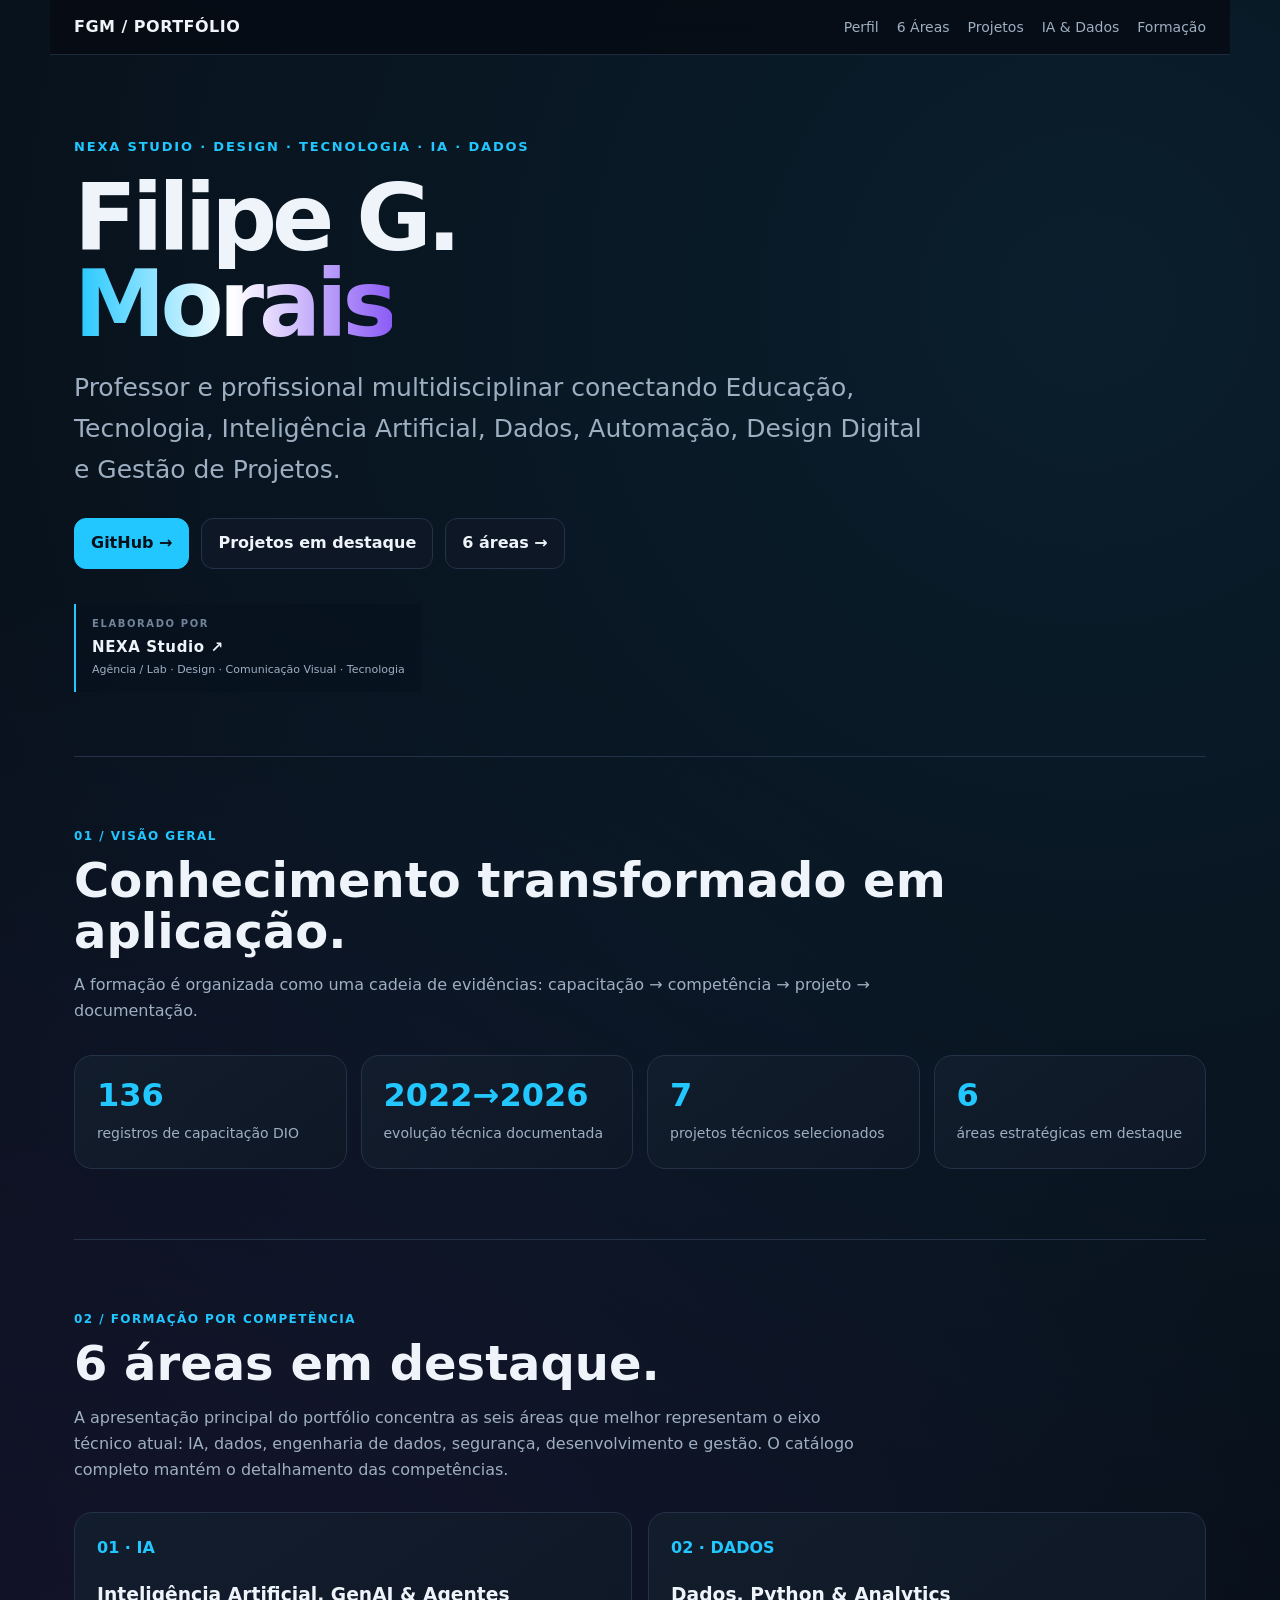
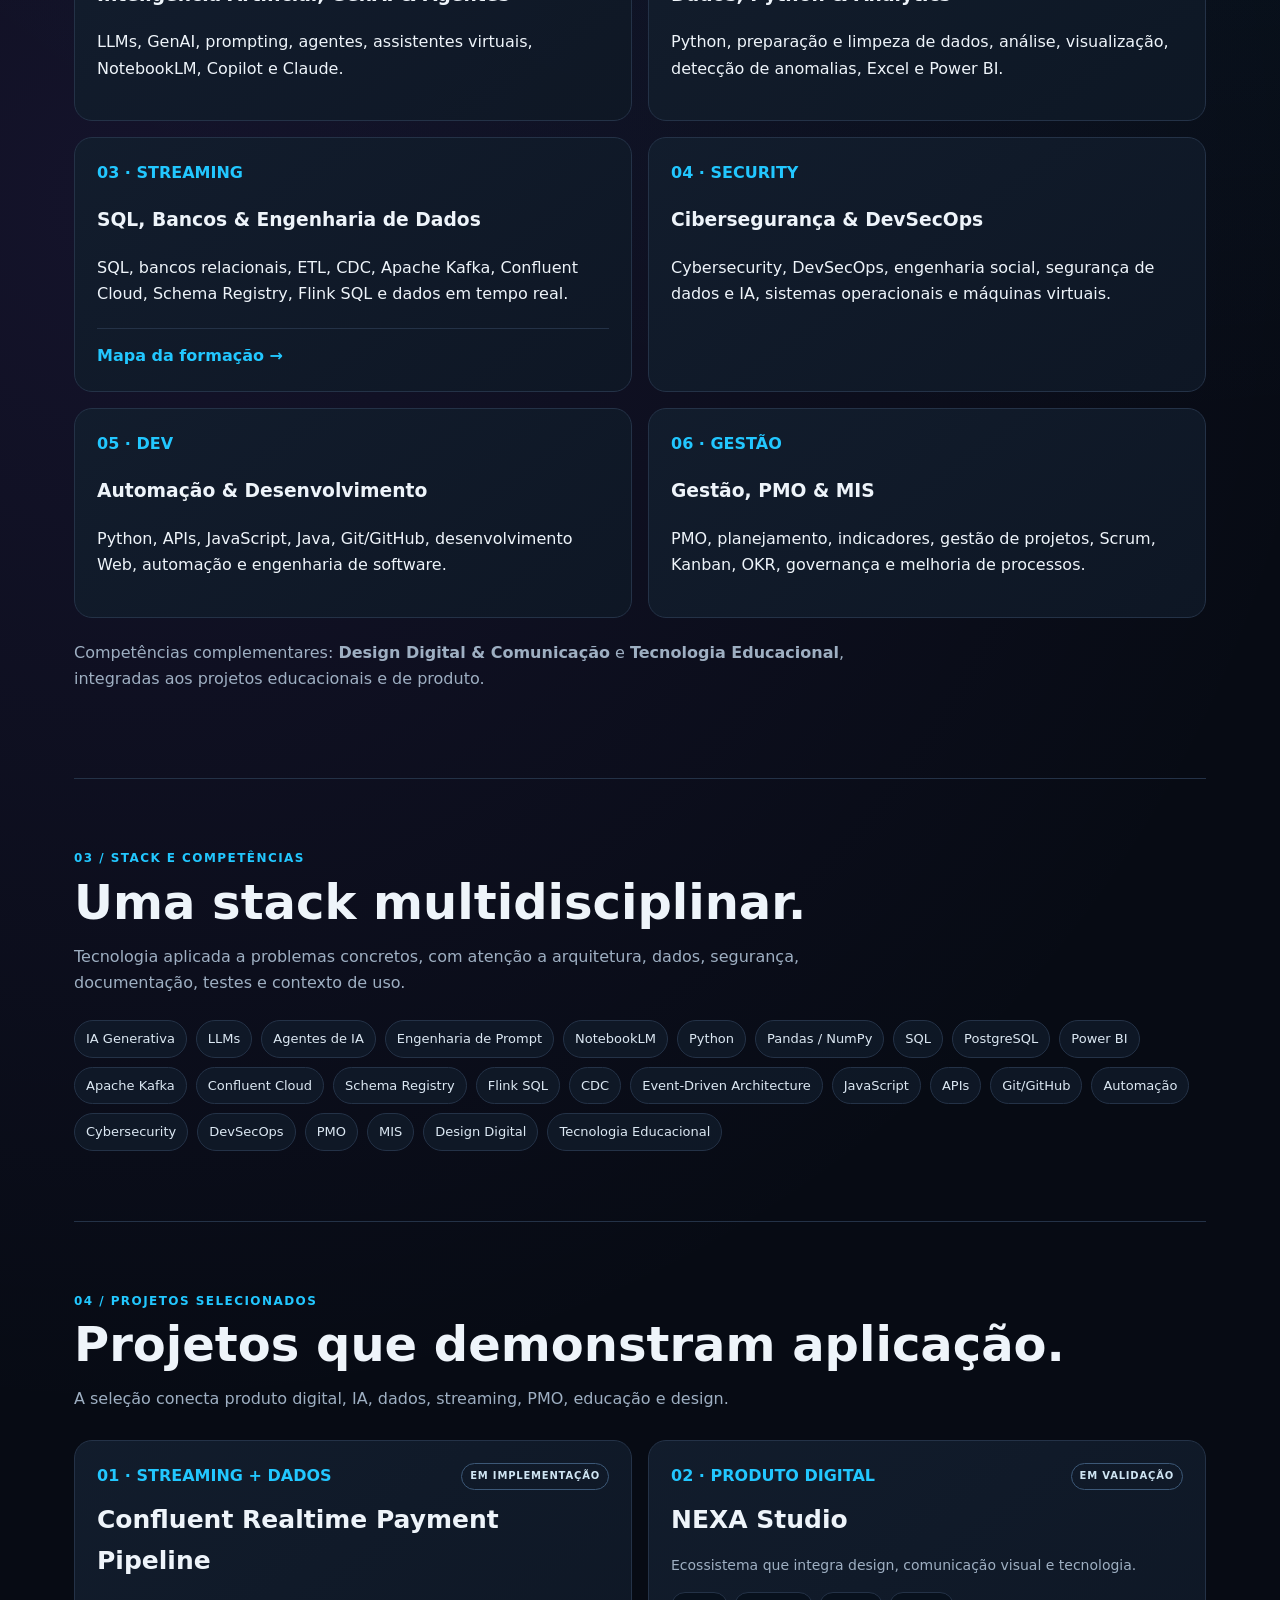
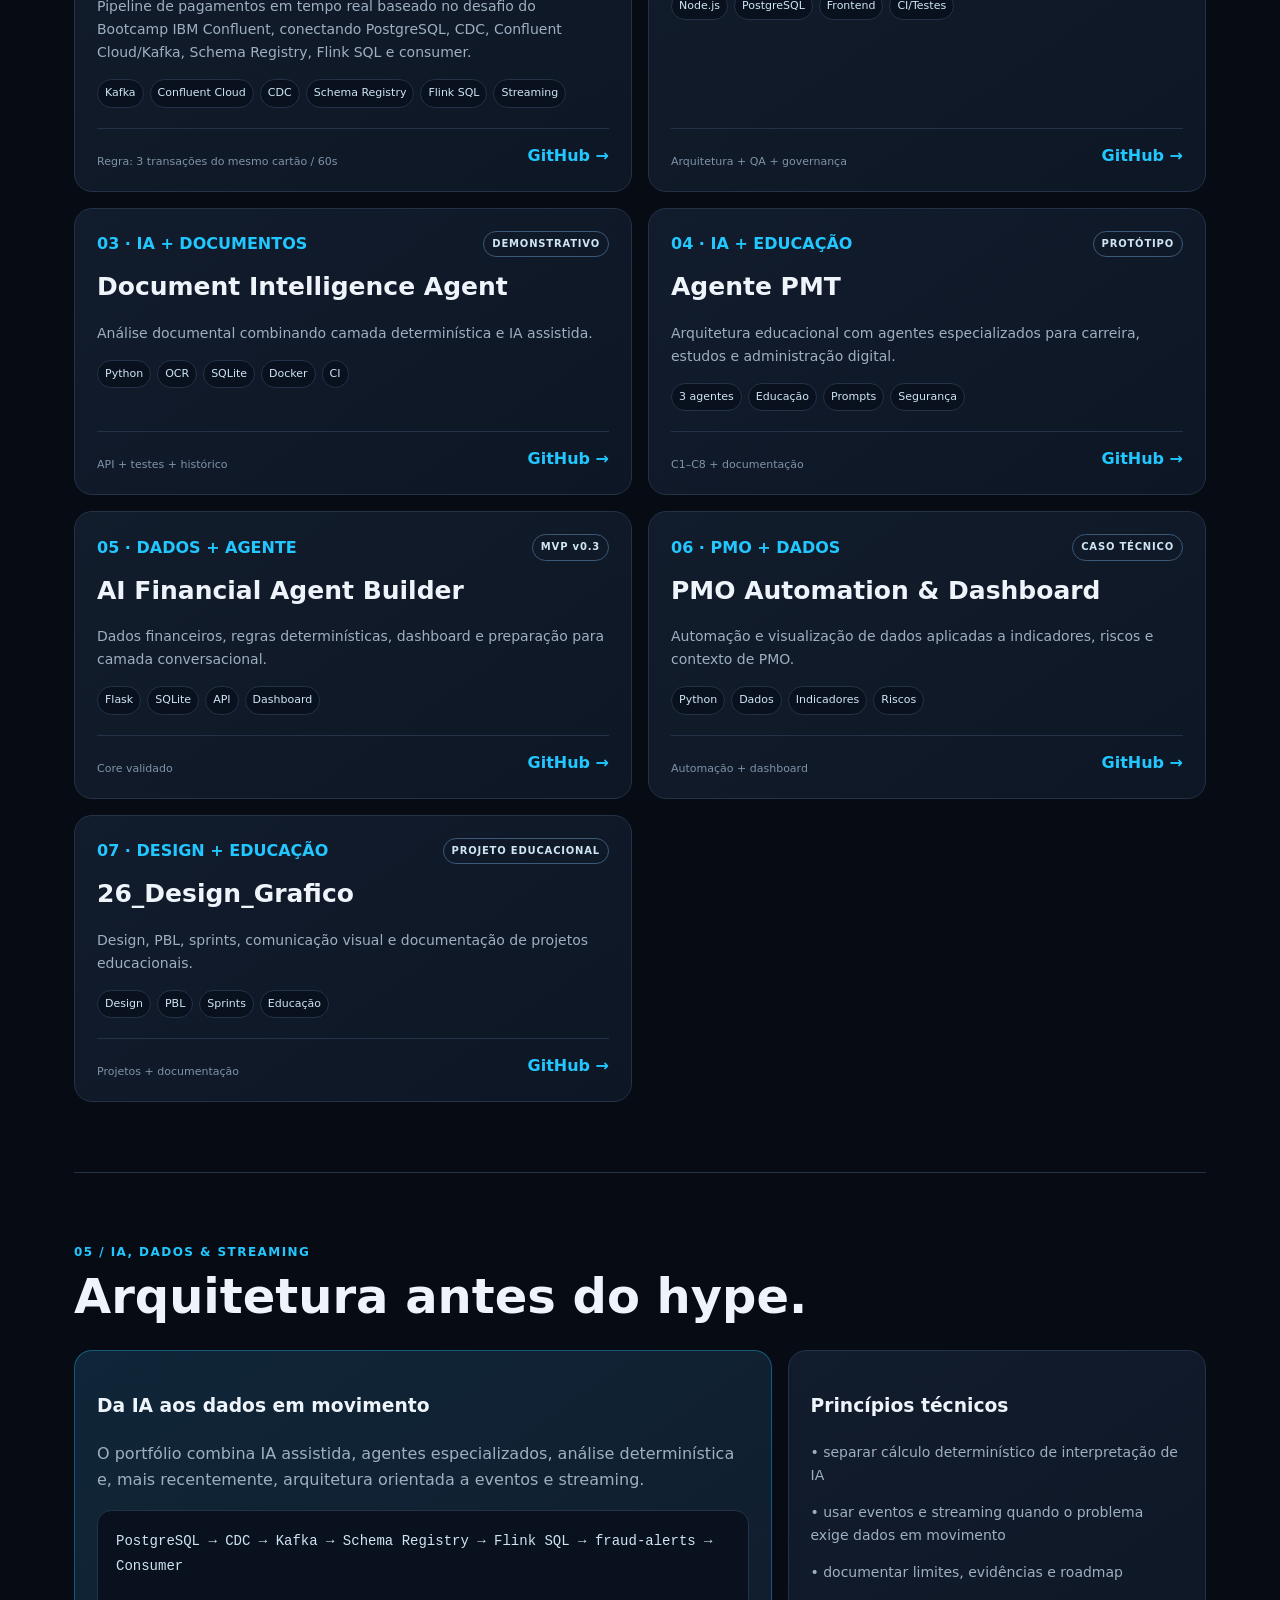
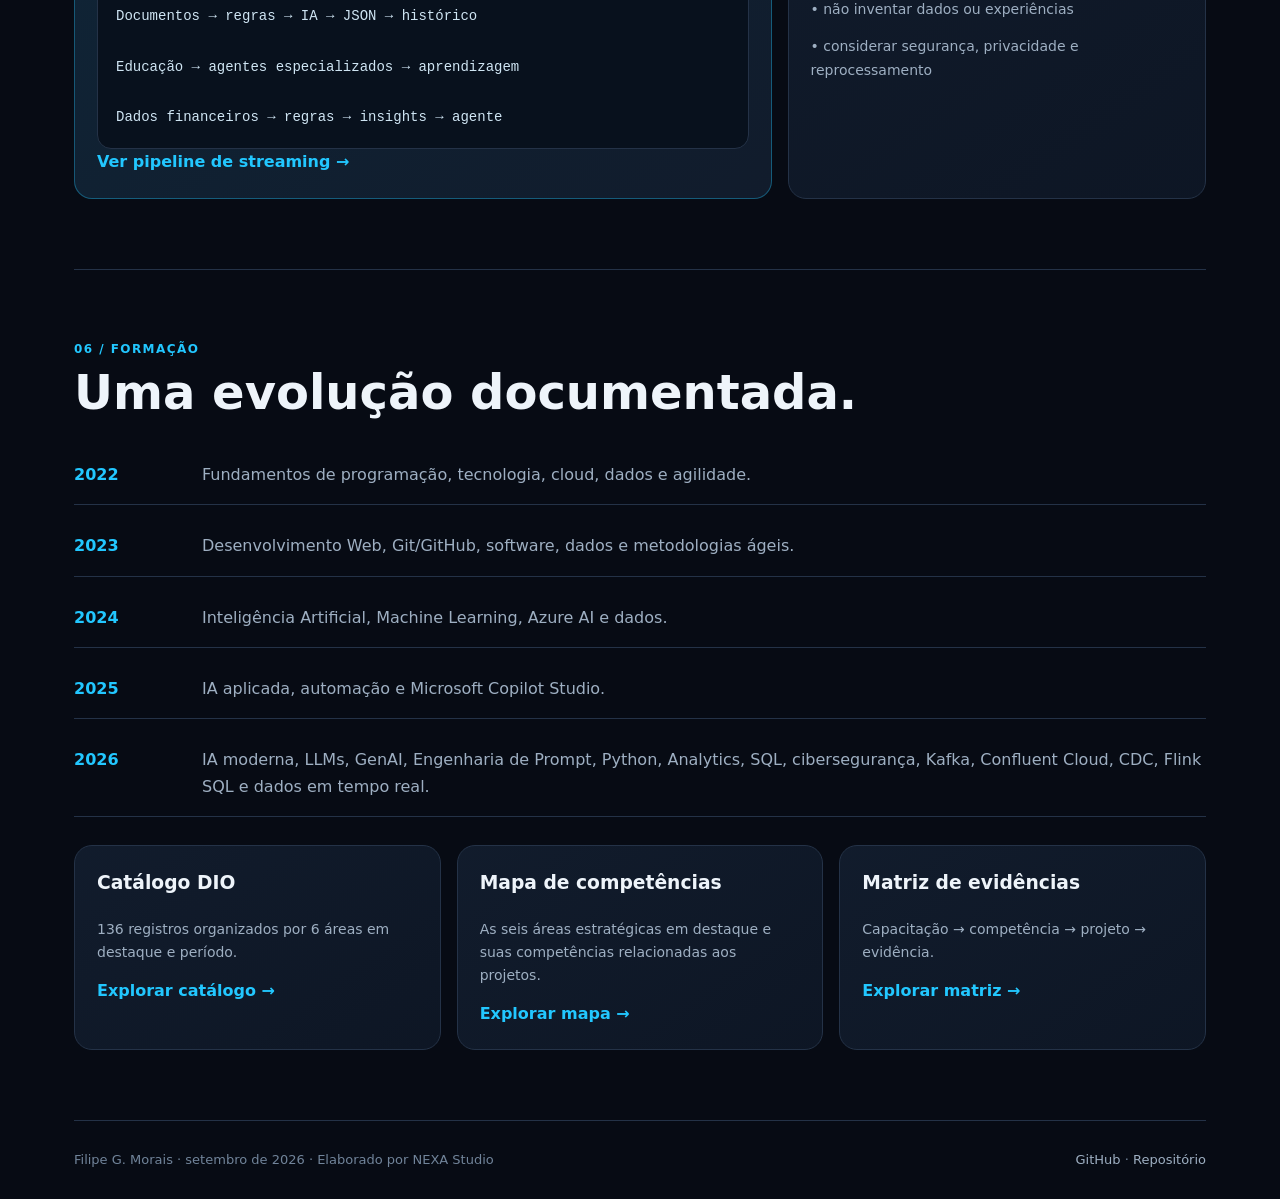
<file: index.html>
<!doctype html>
<html lang="pt-BR">
<head>
<meta charset="utf-8">
<meta name="viewport" content="width=device-width,initial-scale=1">
<meta http-equiv="refresh" content="0; url=recrutadores/">
<link rel="canonical" href="https://sayjinblackbelt.github.io/formacao-e-capacitacoes/recrutadores/">
<title>Filipe G. Morais — Formação e Capacitações</title>
</head>
<body>
<p>Redirecionando para o portfólio profissional…</p>
<p><a href="recrutadores/">Abrir portfólio</a></p>
</body>
</html>
</file>
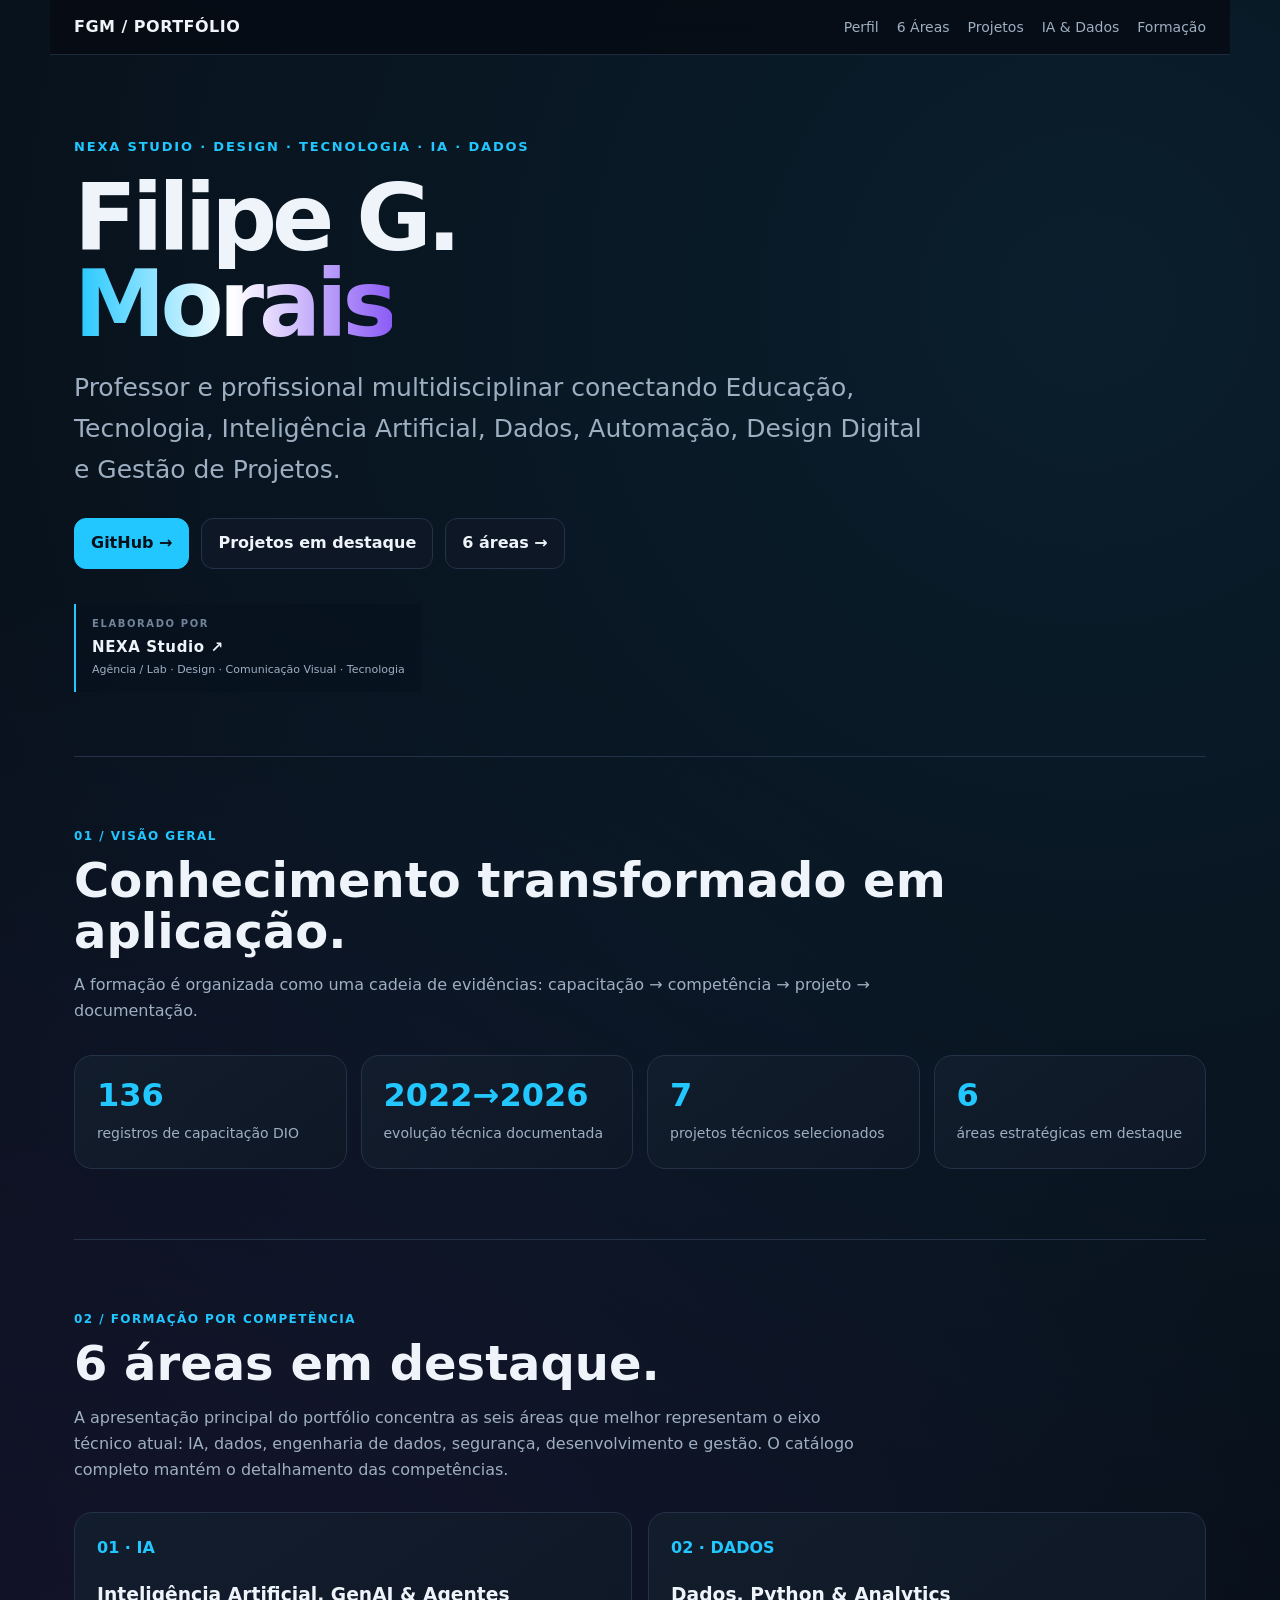
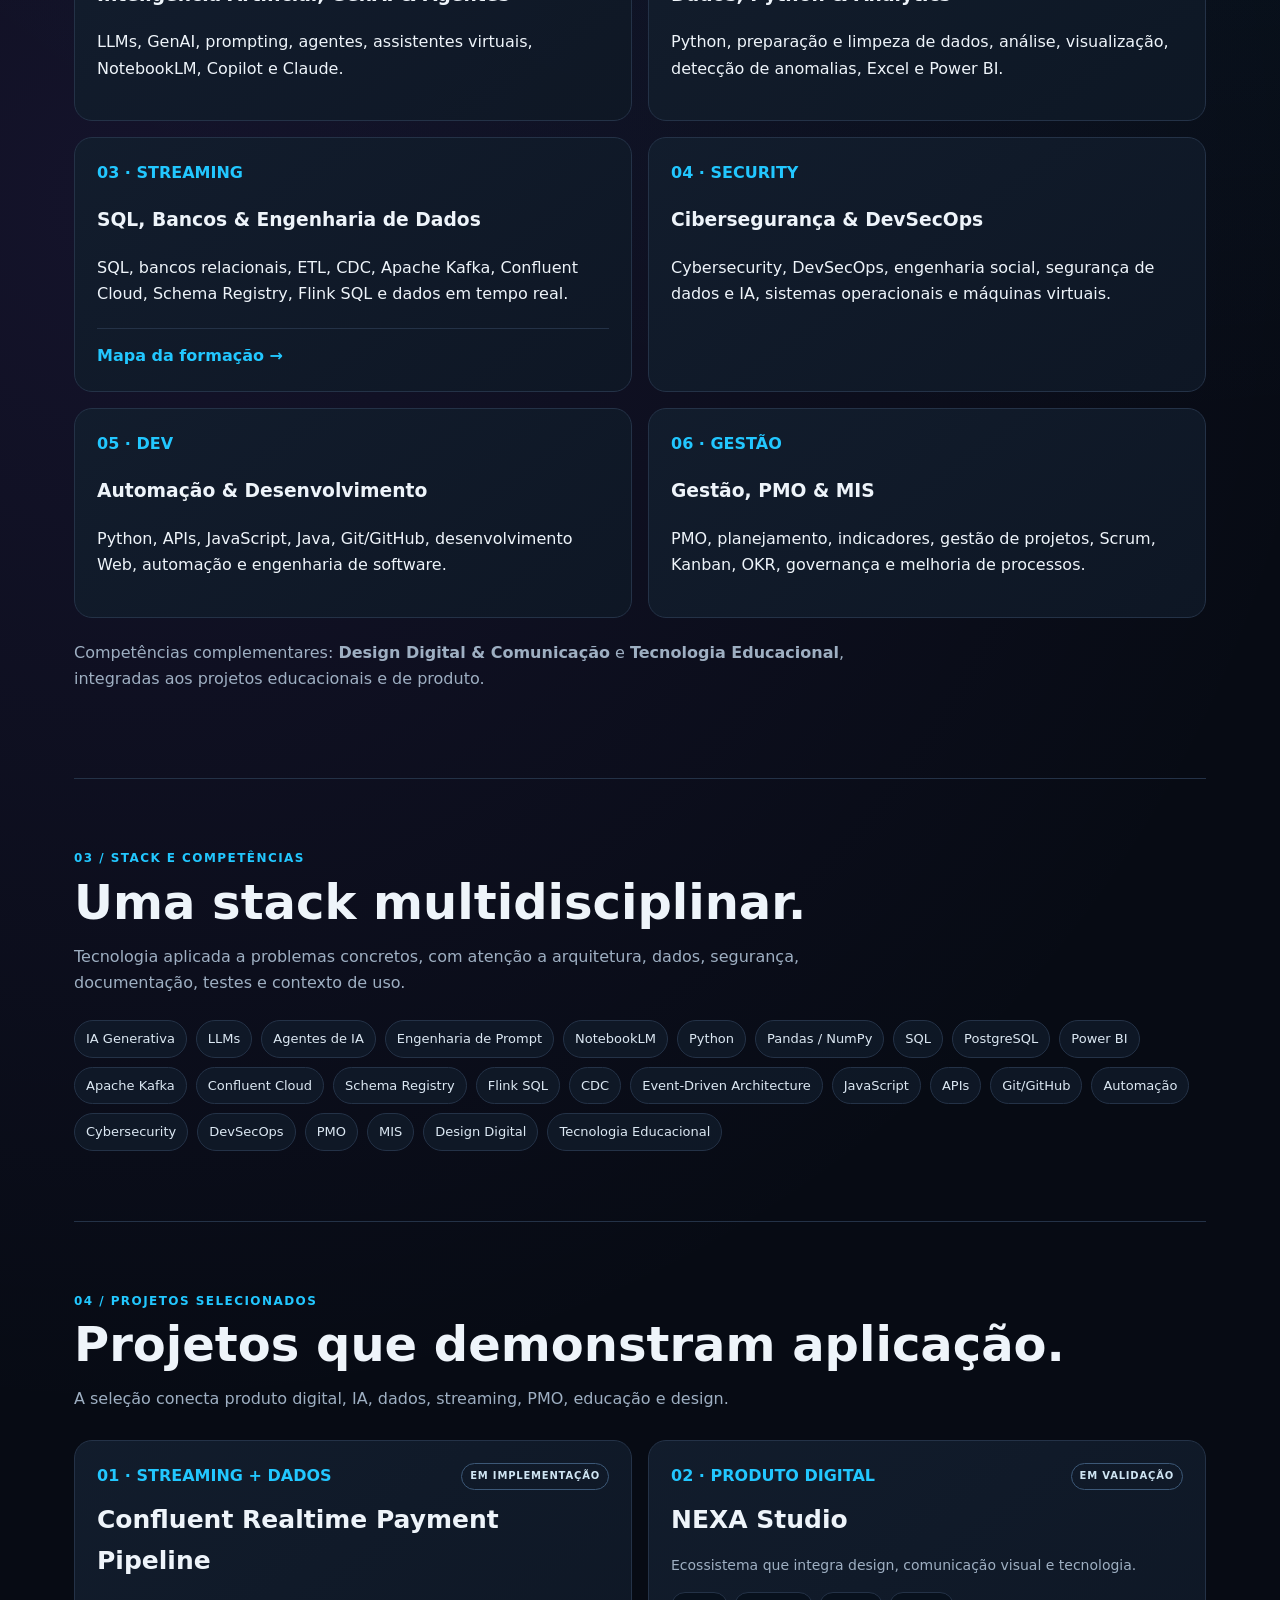
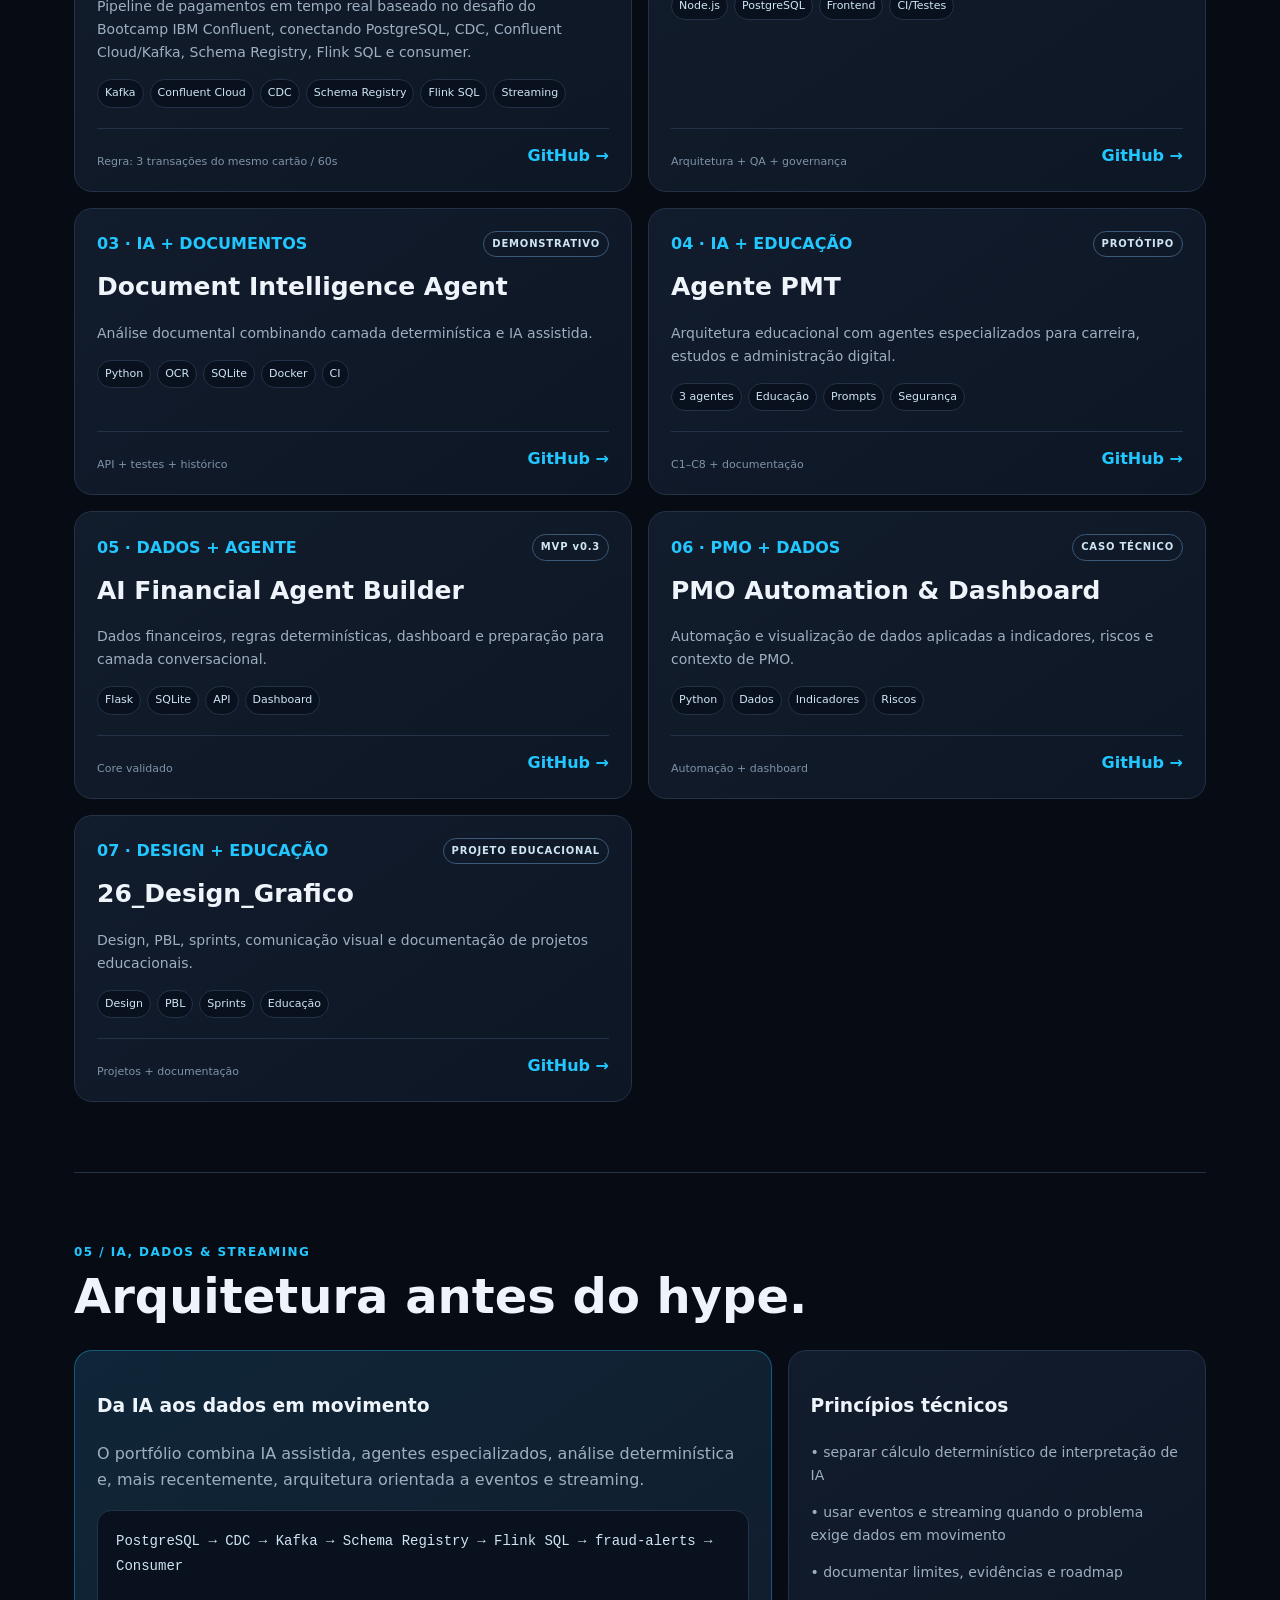
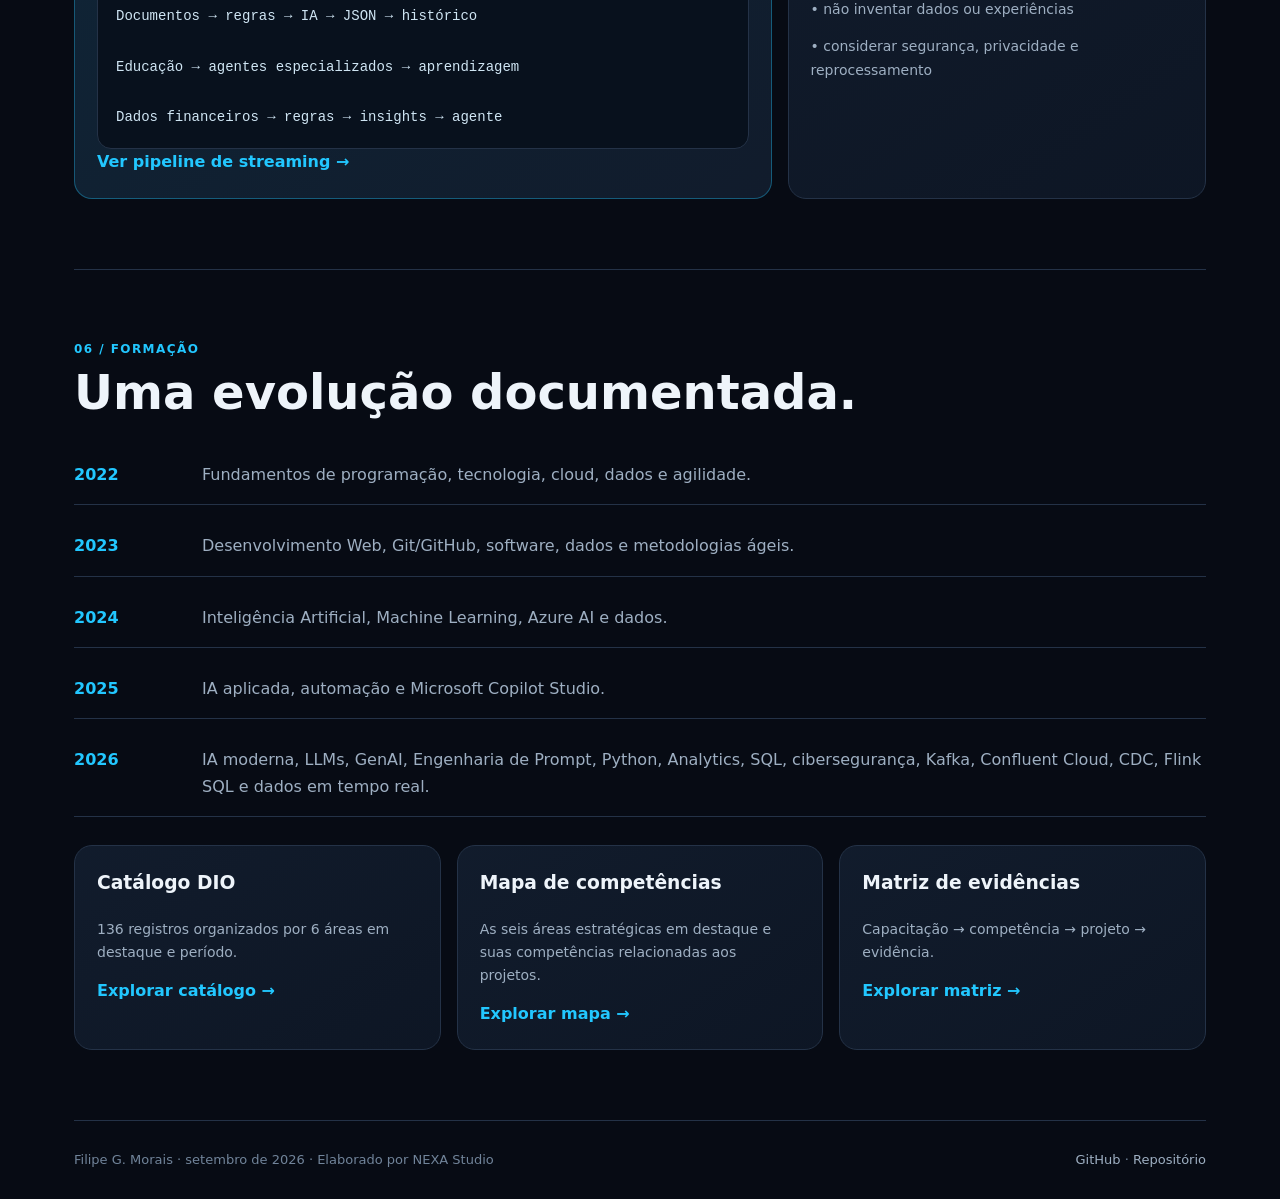
<file: recrutadores/index.html>
<!doctype html>
<html lang="pt-BR">
<head>
<meta charset="utf-8">
<meta name="viewport" content="width=device-width,initial-scale=1">
<meta name="description" content="Filipe G. Morais — portfólio profissional em Educação, Tecnologia, Inteligência Artificial, Dados, Streaming, Automação, Design Digital e Gestão de Projetos.">
<meta name="theme-color" content="#070b14">
<meta name="author" content="Filipe G. Morais / NEXA Studio">
<meta property="og:type" content="website">
<meta property="og:title" content="Filipe G. Morais — Portfólio Profissional">
<meta property="og:description" content="Formação, 136 registros DIO, seis áreas estratégicas em destaque e projetos aplicados em IA, dados, streaming, automação e educação.">
<meta property="og:url" content="https://sayjinblackbelt.github.io/formacao-e-capacitacoes/">
<meta property="og:site_name" content="Filipe G. Morais — Portfólio">
<meta name="twitter:card" content="summary">
<link rel="canonical" href="https://sayjinblackbelt.github.io/formacao-e-capacitacoes/">
<link rel="stylesheet" href="style.css">
<script type="application/ld+json">{"@context":"https://schema.org","@type":"Person","name":"Filipe G. Morais","url":"https://sayjinblackbelt.github.io/formacao-e-capacitacoes/","sameAs":["https://github.com/sayjinblackbelt"],"knowsAbout":["Artificial Intelligence","Generative AI","LLMs","AI Agents","Prompt Engineering","Python","Data Analytics","SQL","Apache Kafka","Confluent Cloud","Flink SQL","Event-Driven Architecture","Cybersecurity","DevSecOps","Automation","Software Development","Digital Design","Educational Technology","Project Management"]}</script>
<title>Filipe G. Morais — Portfólio Profissional</title>
</head>
<body>
<main>
<nav class="nav"><a class="brand" href="#top">FGM / PORTFÓLIO</a><div class="navlinks"><a href="#perfil">Perfil</a><a href="#areas">6 Áreas</a><a href="#projetos">Projetos</a><a href="#ia">IA & Dados</a><a href="#formacao">Formação</a></div></nav>

<header class="hero" id="top"><div><div class="eyebrow">NEXA STUDIO · Design · Tecnologia · IA · Dados</div><h1>Filipe G.<br><span class="gradient">Morais</span></h1><p class="lead">Professor e profissional multidisciplinar conectando Educação, Tecnologia, Inteligência Artificial, Dados, Automação, Design Digital e Gestão de Projetos.</p><div class="actions"><a class="btn primary" href="https://github.com/sayjinblackbelt">GitHub →</a><a class="btn" href="#projetos">Projetos em destaque</a><a class="btn" href="#areas">6 áreas →</a></div></div><div class="agency-signature"><span>ELABORADO POR</span><a href="https://github.com/sayjinblackbelt/NEXA-Studio">NEXA Studio ↗</a><small>Agência / Lab · Design · Comunicação Visual · Tecnologia</small></div></header>

<section class="section" id="perfil"><div class="kicker">01 / Visão geral</div><h2>Conhecimento transformado em aplicação.</h2><p class="section-intro">A formação é organizada como uma cadeia de evidências: capacitação → competência → projeto → documentação.</p><div class="metrics"><div class="metric"><strong>136</strong><span>registros de capacitação DIO</span></div><div class="metric"><strong>2022→2026</strong><span>evolução técnica documentada</span></div><div class="metric"><strong>7</strong><span>projetos técnicos selecionados</span></div><div class="metric"><strong>6</strong><span>áreas estratégicas em destaque</span></div></div></section>

<section class="section" id="areas"><div class="kicker">02 / Formação por competência</div><h2>6 áreas em destaque.</h2><p class="section-intro">A apresentação principal do portfólio concentra as seis áreas que melhor representam o eixo técnico atual: IA, dados, engenharia de dados, segurança, desenvolvimento e gestão. O catálogo completo mantém o detalhamento das competências.</p><div class="projects">
<article class="card"><div><span class="num">01 · IA</span><h3>Inteligência Artificial, GenAI & Agentes</h3><p>LLMs, GenAI, prompting, agentes, assistentes virtuais, NotebookLM, Copilot e Claude.</p></div></article>
<article class="card"><div><span class="num">02 · DADOS</span><h3>Dados, Python & Analytics</h3><p>Python, preparação e limpeza de dados, análise, visualização, detecção de anomalias, Excel e Power BI.</p></div></article>
<article class="card featured"><div><span class="num">03 · STREAMING</span><h3>SQL, Bancos & Engenharia de Dados</h3><p>SQL, bancos relacionais, ETL, CDC, Apache Kafka, Confluent Cloud, Schema Registry, Flink SQL e dados em tempo real.</p></div><div class="project-bottom"><a class="cta" href="https://github.com/sayjinblackbelt/formacao-e-capacitacoes/blob/main/certificacoes/MAPA-8-AREAS.md">Mapa da formação →</a></div></article>
<article class="card"><div><span class="num">04 · SECURITY</span><h3>Cibersegurança & DevSecOps</h3><p>Cybersecurity, DevSecOps, engenharia social, segurança de dados e IA, sistemas operacionais e máquinas virtuais.</p></div></article>
<article class="card"><div><span class="num">05 · DEV</span><h3>Automação & Desenvolvimento</h3><p>Python, APIs, JavaScript, Java, Git/GitHub, desenvolvimento Web, automação e engenharia de software.</p></div></article>
<article class="card"><div><span class="num">06 · GESTÃO</span><h3>Gestão, PMO & MIS</h3><p>PMO, planejamento, indicadores, gestão de projetos, Scrum, Kanban, OKR, governança e melhoria de processos.</p></div></article>
</div><p class="section-intro" style="margin-top:22px">Competências complementares: <strong>Design Digital & Comunicação</strong> e <strong>Tecnologia Educacional</strong>, integradas aos projetos educacionais e de produto.</p></section>

<section class="section" id="competencias"><div class="kicker">03 / Stack e competências</div><h2>Uma stack multidisciplinar.</h2><p class="section-intro">Tecnologia aplicada a problemas concretos, com atenção a arquitetura, dados, segurança, documentação, testes e contexto de uso.</p><div class="skills"><span class="tag">IA Generativa</span><span class="tag">LLMs</span><span class="tag">Agentes de IA</span><span class="tag">Engenharia de Prompt</span><span class="tag">NotebookLM</span><span class="tag">Python</span><span class="tag">Pandas / NumPy</span><span class="tag">SQL</span><span class="tag">PostgreSQL</span><span class="tag">Power BI</span><span class="tag">Apache Kafka</span><span class="tag">Confluent Cloud</span><span class="tag">Schema Registry</span><span class="tag">Flink SQL</span><span class="tag">CDC</span><span class="tag">Event-Driven Architecture</span><span class="tag">JavaScript</span><span class="tag">APIs</span><span class="tag">Git/GitHub</span><span class="tag">Automação</span><span class="tag">Cybersecurity</span><span class="tag">DevSecOps</span><span class="tag">PMO</span><span class="tag">MIS</span><span class="tag">Design Digital</span><span class="tag">Tecnologia Educacional</span></div></section>

<section class="section" id="projetos"><div class="kicker">04 / Projetos selecionados</div><h2>Projetos que demonstram aplicação.</h2><p class="section-intro">A seleção conecta produto digital, IA, dados, streaming, PMO, educação e design.</p><div class="projects">
<article class="card project featured"><div><div class="project-top"><span class="num">01 · STREAMING + DADOS</span><span class="status">EM IMPLEMENTAÇÃO</span></div><h3>Confluent Realtime Payment Pipeline</h3><p>Pipeline de pagamentos em tempo real baseado no desafio do Bootcamp IBM Confluent, conectando PostgreSQL, CDC, Confluent Cloud/Kafka, Schema Registry, Flink SQL e consumer.</p><div class="chips"><span>Kafka</span><span>Confluent Cloud</span><span>CDC</span><span>Schema Registry</span><span>Flink SQL</span><span>Streaming</span></div></div><div class="project-bottom"><span class="evidence-label">Regra: 3 transações do mesmo cartão / 60s</span><a class="cta" href="https://github.com/sayjinblackbelt/confluent-realtime-payment-pipeline">GitHub →</a></div></article>
<article class="card project"><div><div class="project-top"><span class="num">02 · PRODUTO DIGITAL</span><span class="status">EM VALIDAÇÃO</span></div><h3>NEXA Studio</h3><p>Ecossistema que integra design, comunicação visual e tecnologia.</p><div class="chips"><span>Node.js</span><span>PostgreSQL</span><span>Frontend</span><span>CI/Testes</span></div></div><div class="project-bottom"><span class="evidence-label">Arquitetura + QA + governança</span><a class="cta" href="https://github.com/sayjinblackbelt/NEXA-Studio">GitHub →</a></div></article>
<article class="card project"><div><div class="project-top"><span class="num">03 · IA + DOCUMENTOS</span><span class="status">DEMONSTRATIVO</span></div><h3>Document Intelligence Agent</h3><p>Análise documental combinando camada determinística e IA assistida.</p><div class="chips"><span>Python</span><span>OCR</span><span>SQLite</span><span>Docker</span><span>CI</span></div></div><div class="project-bottom"><span class="evidence-label">API + testes + histórico</span><a class="cta" href="https://github.com/sayjinblackbelt/document-intelligence-agent">GitHub →</a></div></article>
<article class="card project"><div><div class="project-top"><span class="num">04 · IA + EDUCAÇÃO</span><span class="status">PROTÓTIPO</span></div><h3>Agente PMT</h3><p>Arquitetura educacional com agentes especializados para carreira, estudos e administração digital.</p><div class="chips"><span>3 agentes</span><span>Educação</span><span>Prompts</span><span>Segurança</span></div></div><div class="project-bottom"><span class="evidence-label">C1–C8 + documentação</span><a class="cta" href="https://github.com/sayjinblackbelt/Agente-PMT">GitHub →</a></div></article>
<article class="card project"><div><div class="project-top"><span class="num">05 · DADOS + AGENTE</span><span class="status">MVP v0.3</span></div><h3>AI Financial Agent Builder</h3><p>Dados financeiros, regras determinísticas, dashboard e preparação para camada conversacional.</p><div class="chips"><span>Flask</span><span>SQLite</span><span>API</span><span>Dashboard</span></div></div><div class="project-bottom"><span class="evidence-label">Core validado</span><a class="cta" href="https://github.com/sayjinblackbelt/AI-Financial-Agent-Builder">GitHub →</a></div></article>
<article class="card project"><div><div class="project-top"><span class="num">06 · PMO + DADOS</span><span class="status">CASO TÉCNICO</span></div><h3>PMO Automation & Dashboard</h3><p>Automação e visualização de dados aplicadas a indicadores, riscos e contexto de PMO.</p><div class="chips"><span>Python</span><span>Dados</span><span>Indicadores</span><span>Riscos</span></div></div><div class="project-bottom"><span class="evidence-label">Automação + dashboard</span><a class="cta" href="https://github.com/sayjinblackbelt/pmo-automation-and-dashboard">GitHub →</a></div></article>
<article class="card project"><div><div class="project-top"><span class="num">07 · DESIGN + EDUCAÇÃO</span><span class="status">PROJETO EDUCACIONAL</span></div><h3>26_Design_Grafico</h3><p>Design, PBL, sprints, comunicação visual e documentação de projetos educacionais.</p><div class="chips"><span>Design</span><span>PBL</span><span>Sprints</span><span>Educação</span></div></div><div class="project-bottom"><span class="evidence-label">Projetos + documentação</span><a class="cta" href="https://github.com/sayjinblackbelt/26_Design_Grafico">GitHub →</a></div></article>
</div></section>

<section class="section" id="ia"><div class="kicker">05 / IA, Dados & Streaming</div><h2>Arquitetura antes do hype.</h2><div class="ai-grid"><div class="card ai"><h3>Da IA aos dados em movimento</h3><p class="section-intro">O portfólio combina IA assistida, agentes especializados, análise determinística e, mais recentemente, arquitetura orientada a eventos e streaming.</p><div class="architecture">PostgreSQL → CDC → Kafka → Schema Registry → Flink SQL → fraud-alerts → Consumer

Documentos → regras → IA → JSON → histórico

Educação → agentes especializados → aprendizagem

Dados financeiros → regras → insights → agente</div><a class="cta" href="https://github.com/sayjinblackbelt/confluent-realtime-payment-pipeline">Ver pipeline de streaming →</a></div><div class="card"><h3>Princípios técnicos</h3><p class="small">• separar cálculo determinístico de interpretação de IA</p><p class="small">• usar eventos e streaming quando o problema exige dados em movimento</p><p class="small">• documentar limites, evidências e roadmap</p><p class="small">• não inventar dados ou experiências</p><p class="small">• considerar segurança, privacidade e reprocessamento</p></div></div></section>

<section class="section" id="formacao"><div class="kicker">06 / Formação</div><h2>Uma evolução documentada.</h2><div class="timeline"><div class="time"><strong>2022</strong><span>Fundamentos de programação, tecnologia, cloud, dados e agilidade.</span></div><div class="time"><strong>2023</strong><span>Desenvolvimento Web, Git/GitHub, software, dados e metodologias ágeis.</span></div><div class="time"><strong>2024</strong><span>Inteligência Artificial, Machine Learning, Azure AI e dados.</span></div><div class="time"><strong>2025</strong><span>IA aplicada, automação e Microsoft Copilot Studio.</span></div><div class="time"><strong>2026</strong><span>IA moderna, LLMs, GenAI, Engenharia de Prompt, Python, Analytics, SQL, cibersegurança, Kafka, Confluent Cloud, CDC, Flink SQL e dados em tempo real.</span></div></div><div class="evidence"><div class="card"><h3>Catálogo DIO</h3><p>136 registros organizados por 6 áreas em destaque e período.</p><a class="cta" href="https://github.com/sayjinblackbelt/formacao-e-capacitacoes/blob/main/certificacoes/CATALOGO-COMPLETO-DIO.md">Explorar catálogo →</a></div><div class="card"><h3>Mapa de competências</h3><p>As seis áreas estratégicas em destaque e suas competências relacionadas aos projetos.</p><a class="cta" href="https://github.com/sayjinblackbelt/formacao-e-capacitacoes/blob/main/certificacoes/MAPA-8-AREAS.md">Explorar mapa →</a></div><div class="card"><h3>Matriz de evidências</h3><p>Capacitação → competência → projeto → evidência.</p><a class="cta" href="https://github.com/sayjinblackbelt/formacao-e-capacitacoes/blob/main/certificacoes/MATRIZ-CAPACITACAO-PROJETO.md">Explorar matriz →</a></div></div></section>

<footer class="footer"><span>Filipe G. Morais · setembro de 2026 · Elaborado por NEXA Studio</span><span><a href="https://github.com/sayjinblackbelt">GitHub</a> · <a href="https://github.com/sayjinblackbelt/formacao-e-capacitacoes">Repositório</a></span></footer>
</main></body></html>
</file>
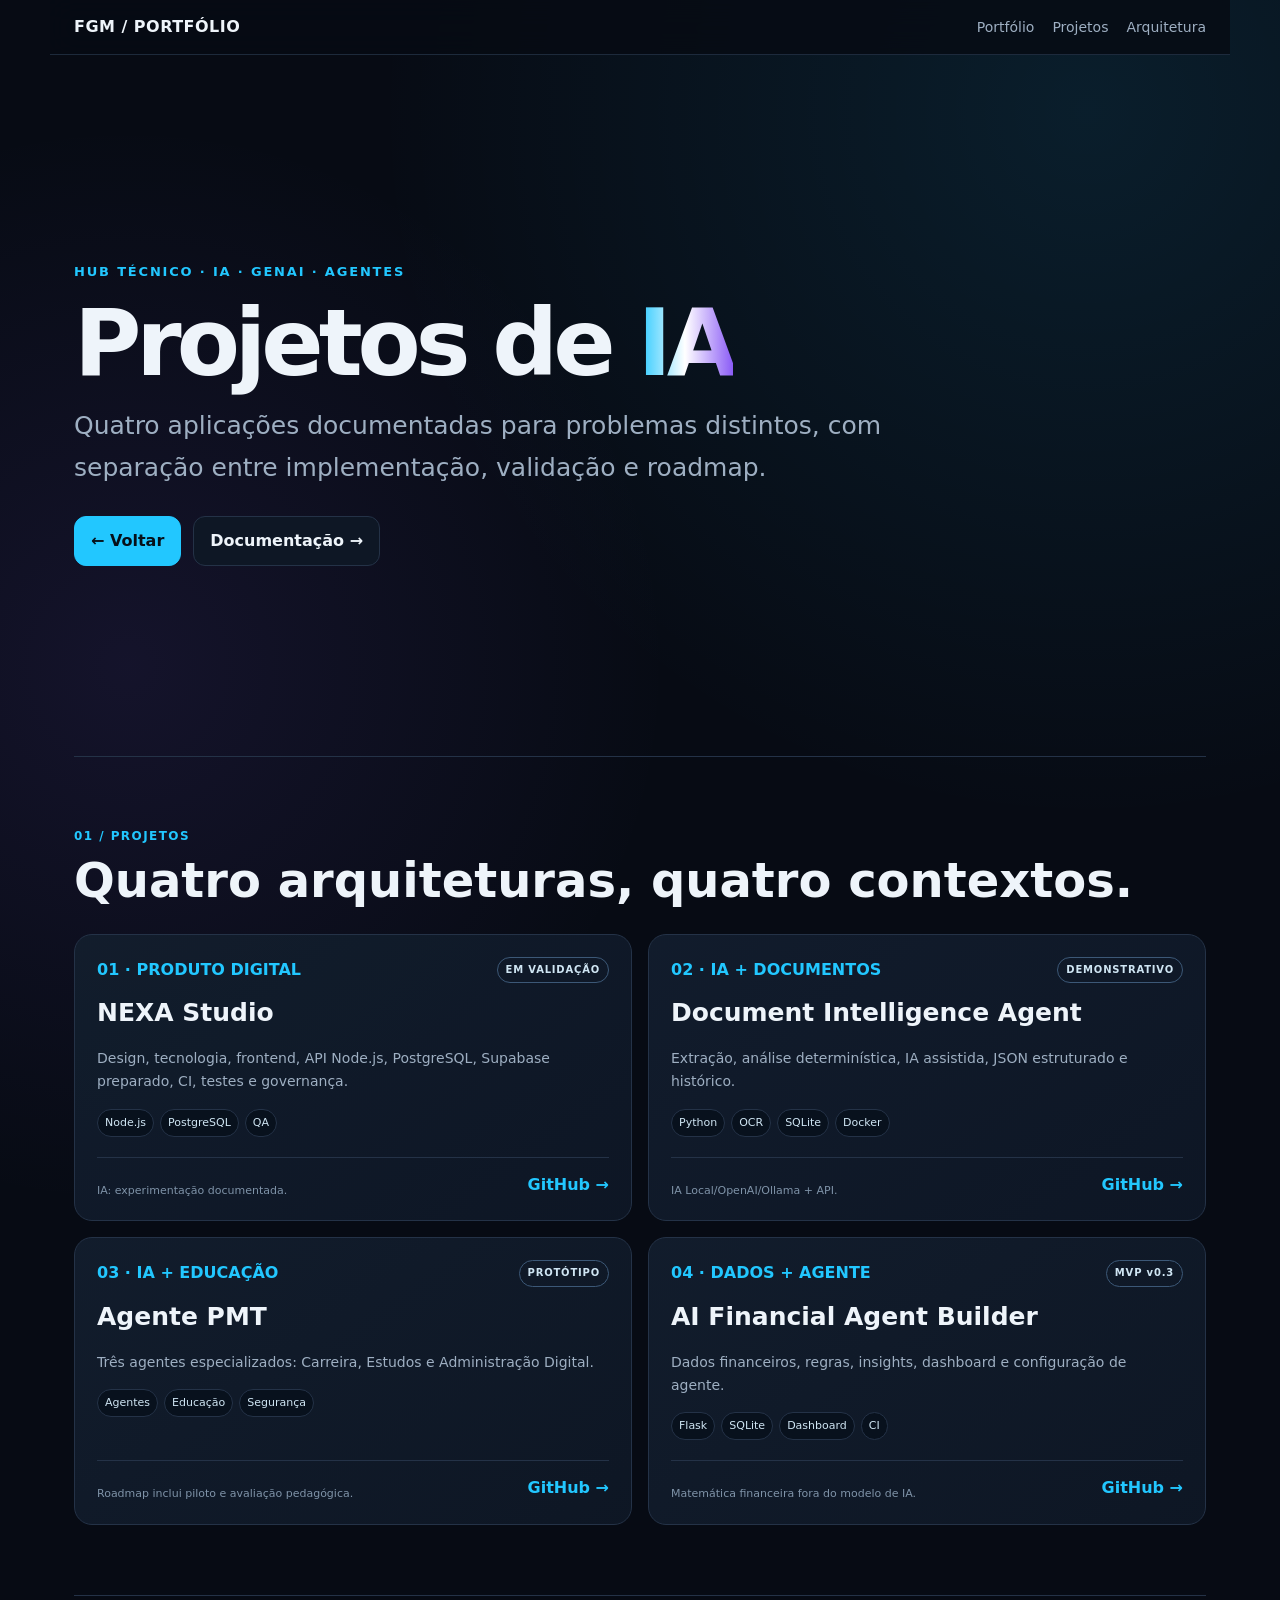
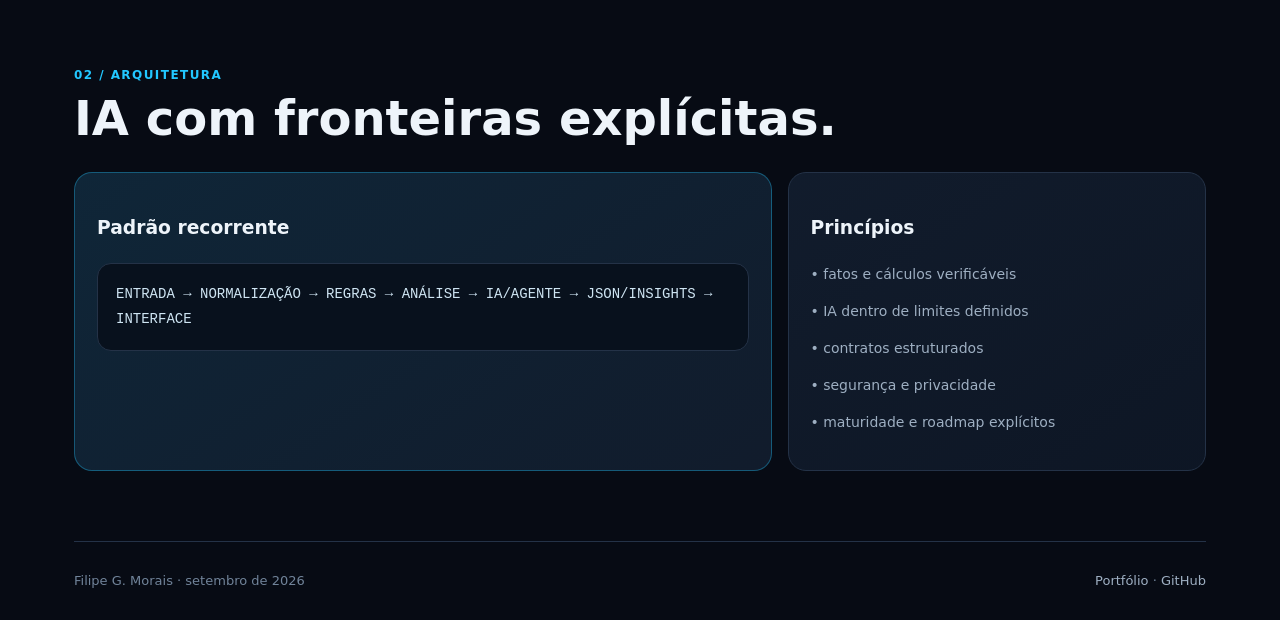
<file: recrutadores/ia/index.html>
<!doctype html><html lang="pt-BR"><head><meta charset="utf-8"><meta name="viewport" content="width=device-width,initial-scale=1"><meta name="description" content="Hub técnico de projetos de IA de Filipe G. Morais."><link rel="stylesheet" href="../style.css"><title>Projetos de IA — Filipe G. Morais</title></head><body><main><nav class="nav"><a class="brand" href="../">FGM / PORTFÓLIO</a><div class="navlinks"><a href="../">Portfólio</a><a href="#projetos">Projetos</a><a href="#arquitetura">Arquitetura</a></div></nav><header class="hero"><div><div class="eyebrow">Hub técnico · IA · GenAI · Agentes</div><h1>Projetos de <span class="gradient">IA</span></h1><p class="lead">Quatro aplicações documentadas para problemas distintos, com separação entre implementação, validação e roadmap.</p><div class="actions"><a class="btn primary" href="../">← Voltar</a><a class="btn" href="https://github.com/sayjinblackbelt/formacao-e-capacitacoes/blob/main/certificacoes/PROJETOS-IA.md">Documentação →</a></div></div></header><section class="section" id="projetos"><div class="kicker">01 / Projetos</div><h2>Quatro arquiteturas, quatro contextos.</h2><div class="projects"><article class="card project"><div><div class="project-top"><span class="num">01 · PRODUTO DIGITAL</span><span class="status">EM VALIDAÇÃO</span></div><h3>NEXA Studio</h3><p>Design, tecnologia, frontend, API Node.js, PostgreSQL, Supabase preparado, CI, testes e governança.</p><div class="chips"><span>Node.js</span><span>PostgreSQL</span><span>QA</span></div></div><div class="project-bottom"><span class="evidence-label">IA: experimentação documentada.</span><a class="cta" href="https://github.com/sayjinblackbelt/NEXA-Studio">GitHub →</a></div></article><article class="card project"><div><div class="project-top"><span class="num">02 · IA + DOCUMENTOS</span><span class="status">DEMONSTRATIVO</span></div><h3>Document Intelligence Agent</h3><p>Extração, análise determinística, IA assistida, JSON estruturado e histórico.</p><div class="chips"><span>Python</span><span>OCR</span><span>SQLite</span><span>Docker</span></div></div><div class="project-bottom"><span class="evidence-label">IA Local/OpenAI/Ollama + API.</span><a class="cta" href="https://github.com/sayjinblackbelt/document-intelligence-agent">GitHub →</a></div></article><article class="card project"><div><div class="project-top"><span class="num">03 · IA + EDUCAÇÃO</span><span class="status">PROTÓTIPO</span></div><h3>Agente PMT</h3><p>Três agentes especializados: Carreira, Estudos e Administração Digital.</p><div class="chips"><span>Agentes</span><span>Educação</span><span>Segurança</span></div></div><div class="project-bottom"><span class="evidence-label">Roadmap inclui piloto e avaliação pedagógica.</span><a class="cta" href="https://github.com/sayjinblackbelt/Agente-PMT">GitHub →</a></div></article><article class="card project"><div><div class="project-top"><span class="num">04 · DADOS + AGENTE</span><span class="status">MVP v0.3</span></div><h3>AI Financial Agent Builder</h3><p>Dados financeiros, regras, insights, dashboard e configuração de agente.</p><div class="chips"><span>Flask</span><span>SQLite</span><span>Dashboard</span><span>CI</span></div></div><div class="project-bottom"><span class="evidence-label">Matemática financeira fora do modelo de IA.</span><a class="cta" href="https://github.com/sayjinblackbelt/AI-Financial-Agent-Builder">GitHub →</a></div></article></div></section><section class="section" id="arquitetura"><div class="kicker">02 / Arquitetura</div><h2>IA com fronteiras explícitas.</h2><div class="ai-grid"><div class="card ai"><h3>Padrão recorrente</h3><div class="architecture">ENTRADA → NORMALIZAÇÃO → REGRAS → ANÁLISE → IA/AGENTE → JSON/INSIGHTS → INTERFACE</div></div><div class="card"><h3>Princípios</h3><p class="small">• fatos e cálculos verificáveis</p><p class="small">• IA dentro de limites definidos</p><p class="small">• contratos estruturados</p><p class="small">• segurança e privacidade</p><p class="small">• maturidade e roadmap explícitos</p></div></div></section><footer class="footer"><span>Filipe G. Morais · setembro de 2026</span><span><a href="../">Portfólio</a> · <a href="https://github.com/sayjinblackbelt">GitHub</a></span></footer></main></body></html>
</file>
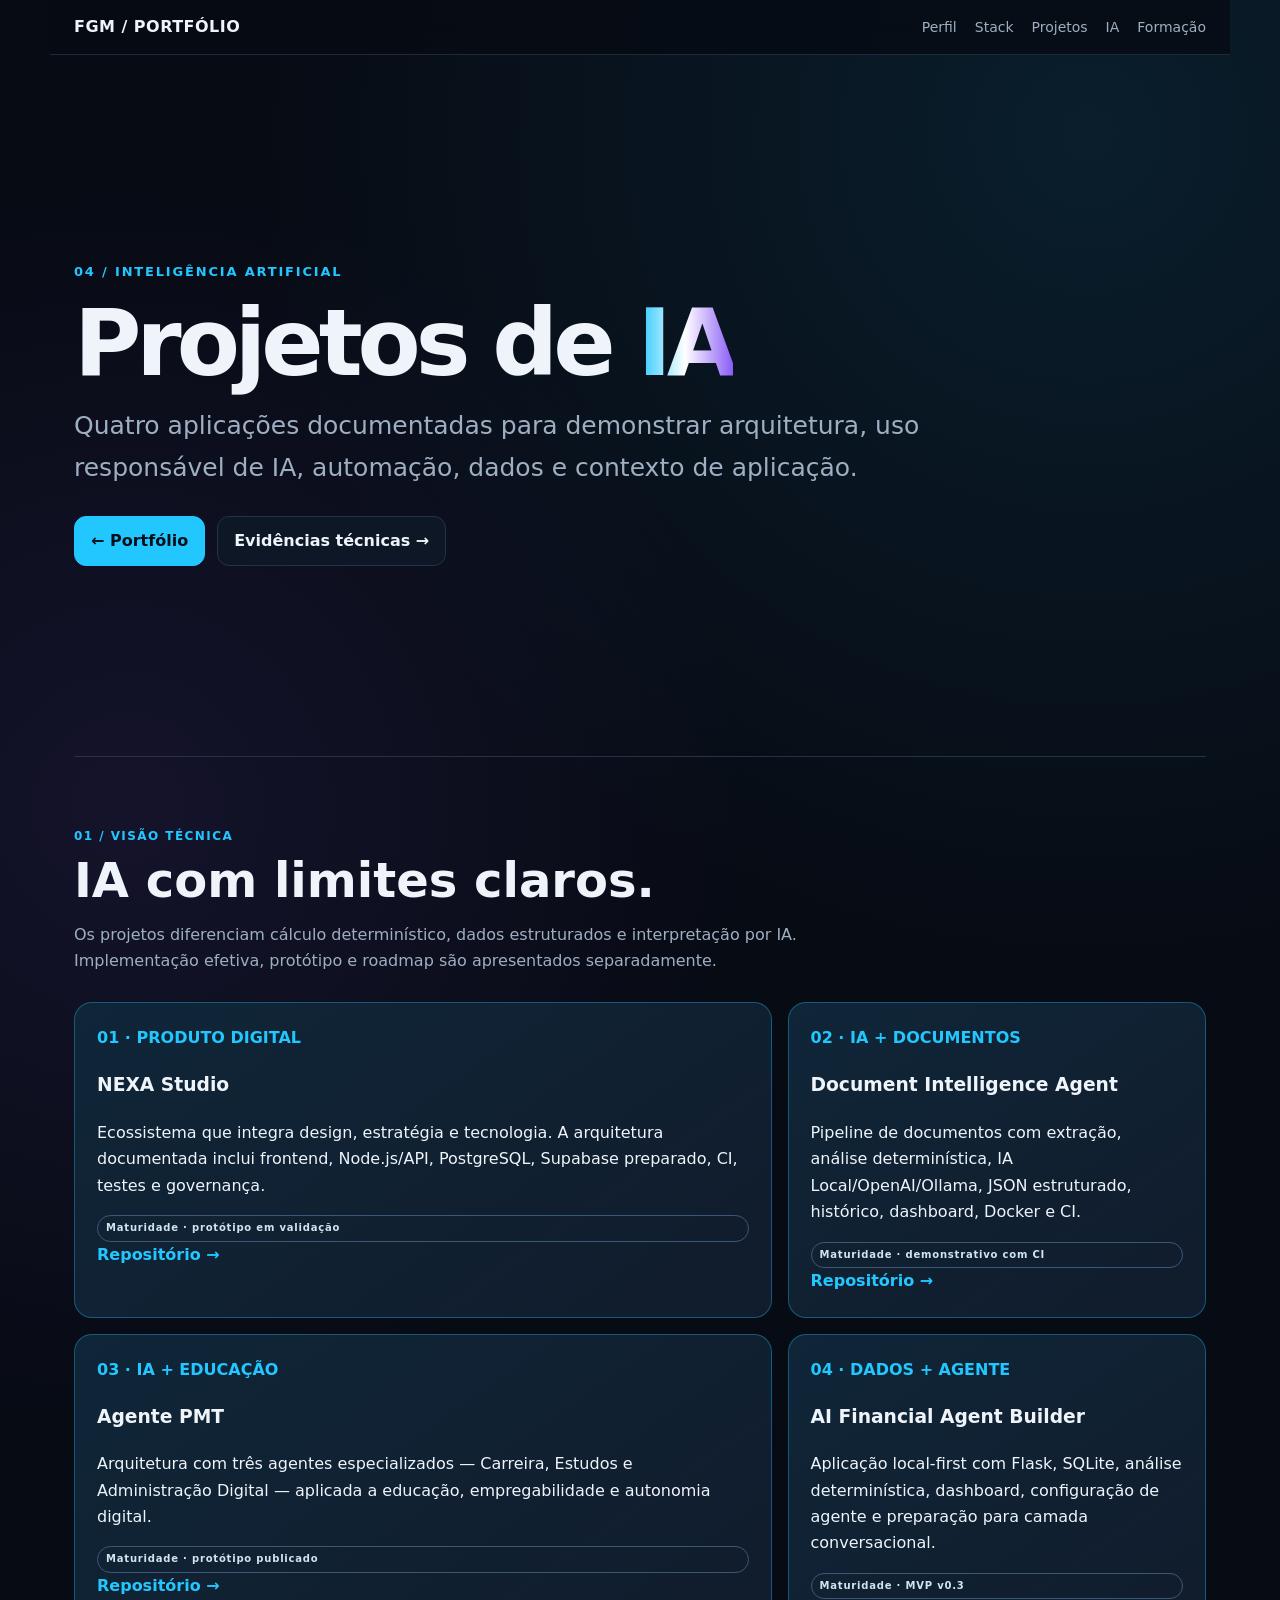
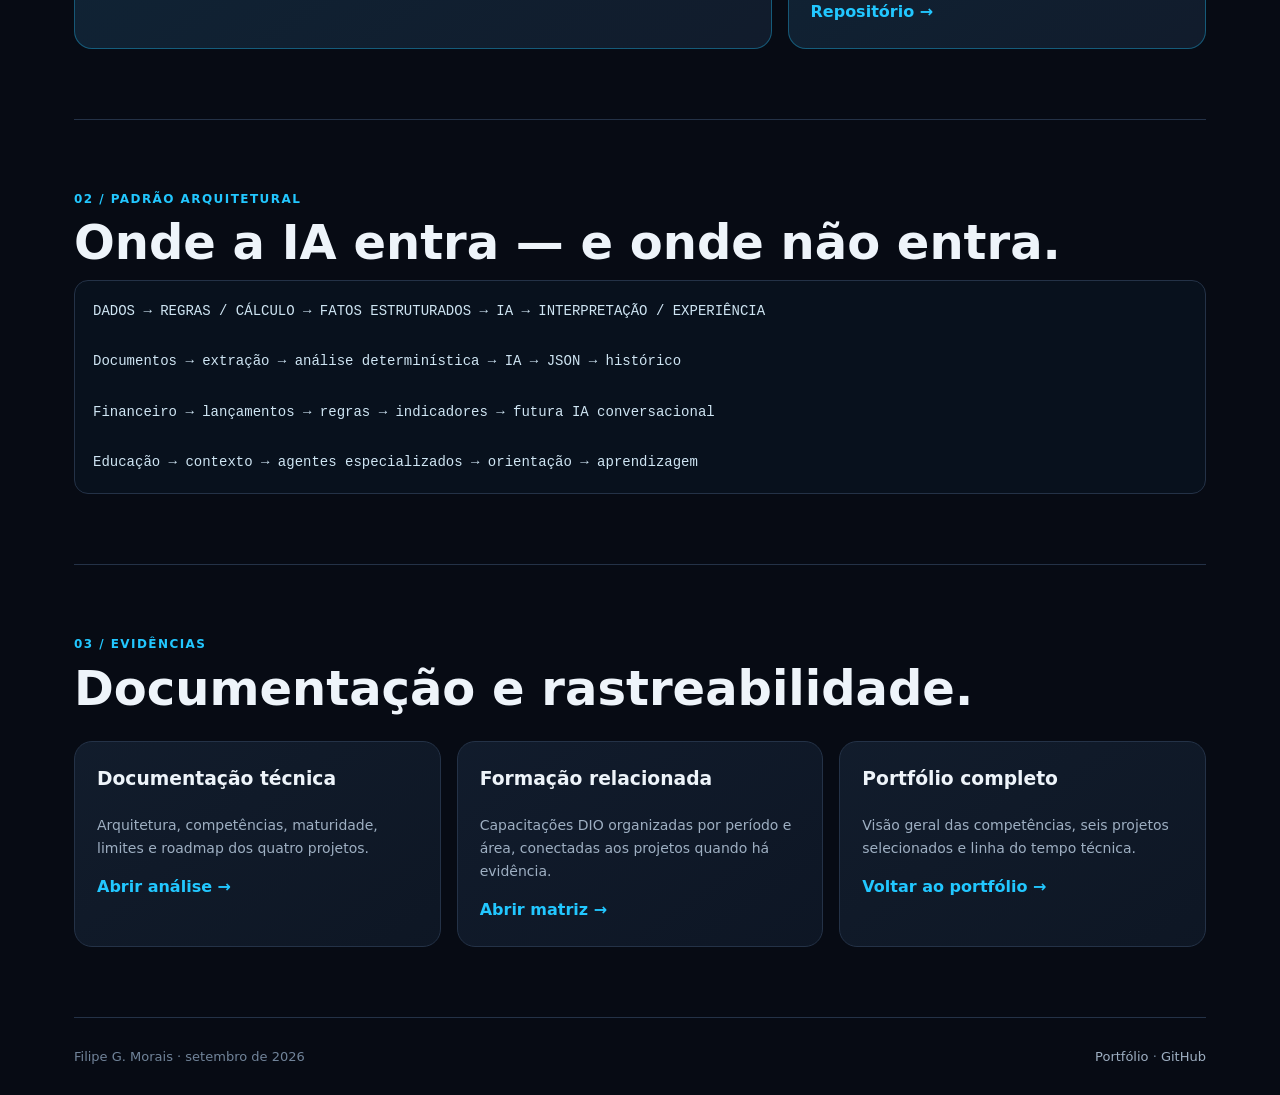
<file: recrutadores/ia.html>
<!doctype html>
<html lang="pt-BR">
<head>
<meta charset="utf-8">
<meta name="viewport" content="width=device-width,initial-scale=1">
<meta name="description" content="Projetos de Inteligência Artificial de Filipe G. Morais — arquitetura, IA assistida, agentes, automação, educação e dados.">
<meta name="theme-color" content="#070b14">
<meta property="og:type" content="website">
<meta property="og:title" content="Projetos de IA — Filipe G. Morais">
<meta property="og:description" content="Quatro aplicações documentadas de IA, agentes, automação, educação e dados.">
<meta property="og:url" content="https://sayjinblackbelt.github.io/formacao-e-capacitacoes/ia.html">
<meta property="og:site_name" content="Filipe G. Morais — Portfólio">
<meta name="twitter:card" content="summary">
<meta name="twitter:title" content="Projetos de IA — Filipe G. Morais">
<meta name="twitter:description" content="Arquitetura, evidências técnicas, limites e maturidade dos projetos de IA.">
<link rel="canonical" href="https://sayjinblackbelt.github.io/formacao-e-capacitacoes/ia.html">
<link rel="stylesheet" href="style.css">
<title>Projetos de IA — Filipe G. Morais</title>
</head>
<body>
<main>
<nav class="nav"><a class="brand" href="index.html">FGM / PORTFÓLIO</a><div class="navlinks"><a href="index.html#perfil">Perfil</a><a href="index.html#competencias">Stack</a><a href="index.html#projetos">Projetos</a><a href="ia.html">IA</a><a href="index.html#formacao">Formação</a></div></nav>
<header class="hero compact">
<div><div class="eyebrow">04 / Inteligência Artificial</div><h1>Projetos de <span class="gradient">IA</span></h1><p class="lead">Quatro aplicações documentadas para demonstrar arquitetura, uso responsável de IA, automação, dados e contexto de aplicação.</p><div class="actions"><a class="btn primary" href="index.html#projetos">← Portfólio</a><a class="btn" href="https://github.com/sayjinblackbelt/formacao-e-capacitacoes/blob/main/certificacoes/PROJETOS-IA.md">Evidências técnicas →</a></div></div>
</header>
<section class="section"><div class="kicker">01 / Visão técnica</div><h2>IA com limites claros.</h2><p class="section-intro">Os projetos diferenciam cálculo determinístico, dados estruturados e interpretação por IA. Implementação efetiva, protótipo e roadmap são apresentados separadamente.</p>
<div class="ai-grid">
<article class="card ai"><span class="num">01 · PRODUTO DIGITAL</span><h3>NEXA Studio</h3><p>Ecossistema que integra design, estratégia e tecnologia. A arquitetura documentada inclui frontend, Node.js/API, PostgreSQL, Supabase preparado, CI, testes e governança.</p><div class="status">Maturidade · protótipo em validação</div><a class="cta" href="https://github.com/sayjinblackbelt/NEXA-Studio">Repositório →</a></article>
<article class="card ai"><span class="num">02 · IA + DOCUMENTOS</span><h3>Document Intelligence Agent</h3><p>Pipeline de documentos com extração, análise determinística, IA Local/OpenAI/Ollama, JSON estruturado, histórico, dashboard, Docker e CI.</p><div class="status">Maturidade · demonstrativo com CI</div><a class="cta" href="https://github.com/sayjinblackbelt/document-intelligence-agent">Repositório →</a></article>
<article class="card ai"><span class="num">03 · IA + EDUCAÇÃO</span><h3>Agente PMT</h3><p>Arquitetura com três agentes especializados — Carreira, Estudos e Administração Digital — aplicada a educação, empregabilidade e autonomia digital.</p><div class="status">Maturidade · protótipo publicado</div><a class="cta" href="https://github.com/sayjinblackbelt/Agente-PMT">Repositório →</a></article>
<article class="card ai"><span class="num">04 · DADOS + AGENTE</span><h3>AI Financial Agent Builder</h3><p>Aplicação local-first com Flask, SQLite, análise determinística, dashboard, configuração de agente e preparação para camada conversacional.</p><div class="status">Maturidade · MVP v0.3</div><a class="cta" href="https://github.com/sayjinblackbelt/AI-Financial-Agent-Builder">Repositório →</a></article>
</div></section>
<section class="section"><div class="kicker">02 / Padrão arquitetural</div><h2>Onde a IA entra — e onde não entra.</h2>
<div class="architecture">DADOS → REGRAS / CÁLCULO → FATOS ESTRUTURADOS → IA → INTERPRETAÇÃO / EXPERIÊNCIA

Documentos → extração → análise determinística → IA → JSON → histórico

Financeiro → lançamentos → regras → indicadores → futura IA conversacional

Educação → contexto → agentes especializados → orientação → aprendizagem</div>
</section>
<section class="section"><div class="kicker">03 / Evidências</div><h2>Documentação e rastreabilidade.</h2><div class="evidence"><div class="card"><h3>Documentação técnica</h3><p>Arquitetura, competências, maturidade, limites e roadmap dos quatro projetos.</p><a class="cta" href="https://github.com/sayjinblackbelt/formacao-e-capacitacoes/blob/main/certificacoes/PROJETOS-IA.md">Abrir análise →</a></div><div class="card"><h3>Formação relacionada</h3><p>Capacitações DIO organizadas por período e área, conectadas aos projetos quando há evidência.</p><a class="cta" href="https://github.com/sayjinblackbelt/formacao-e-capacitacoes/blob/main/certificacoes/MATRIZ-CAPACITACAO-PROJETO.md">Abrir matriz →</a></div><div class="card"><h3>Portfólio completo</h3><p>Visão geral das competências, seis projetos selecionados e linha do tempo técnica.</p><a class="cta" href="index.html">Voltar ao portfólio →</a></div></div></section>
<footer class="footer"><span>Filipe G. Morais · setembro de 2026</span><span><a href="index.html">Portfólio</a> · <a href="https://github.com/sayjinblackbelt">GitHub</a></span></footer>
</main></body></html>
</file>
<file: recrutadores/style.css>
:root{--bg:#070b14;--panel:#0e1725;--line:#243247;--text:#eef4fa;--muted:#9eafc2;--accent:#22c7ff;--violet:#8b5cf6}*{box-sizing:border-box}html{scroll-behavior:smooth}body{margin:0;background:radial-gradient(circle at 85% 5%,rgba(34,199,255,.10),transparent 30%),radial-gradient(circle at 10% 30%,rgba(139,92,246,.10),transparent 28%),var(--bg);color:var(--text);font:16px/1.65 Inter,ui-sans-serif,system-ui,-apple-system,"Segoe UI",sans-serif}a{color:inherit;text-decoration:none}a:hover{color:var(--accent)}main{max-width:1180px;margin:auto;padding:0 24px}.nav{position:sticky;top:0;z-index:10;margin:0 -24px;padding:14px 24px;background:rgba(7,11,20,.84);backdrop-filter:blur(14px);border-bottom:1px solid rgba(36,50,71,.8);display:flex;justify-content:space-between;gap:20px;align-items:center}.brand{font-weight:800;letter-spacing:.03em}.navlinks{display:flex;gap:18px;flex-wrap:wrap;color:var(--muted);font-size:14px}.hero{min-height:78vh;display:grid;align-items:center;position:relative;padding:80px 0 64px;border-bottom:1px solid var(--line)}.eyebrow,.num,.kicker{color:var(--accent);font-weight:800}.eyebrow{letter-spacing:.14em;text-transform:uppercase;font-size:13px}.hero h1{font-size:clamp(48px,8vw,92px);line-height:.94;letter-spacing:-.055em;margin:18px 0;max-width:900px}.gradient{background:linear-gradient(90deg,var(--accent),#fff,var(--violet));-webkit-background-clip:text;background-clip:text;color:transparent}.lead{max-width:850px;color:var(--muted);font-size:clamp(19px,2.3vw,25px);margin:0 0 28px}.actions{display:flex;gap:12px;flex-wrap:wrap}.btn{padding:11px 16px;border:1px solid var(--line);border-radius:12px;background:var(--panel);font-weight:700}.btn.primary{background:var(--accent);color:#06101a;border-color:var(--accent)}.section{padding:70px 0;border-bottom:1px solid var(--line);scroll-margin-top:70px}.kicker{text-transform:uppercase;letter-spacing:.12em;font-size:12px}.section h2{font-size:clamp(30px,4vw,48px);line-height:1.05;margin:8px 0 12px}.section-intro{color:var(--muted);max-width:800px}.metrics{display:grid;grid-template-columns:repeat(4,1fr);gap:14px;margin-top:30px}.metric,.card{background:linear-gradient(145deg,rgba(18,29,45,.96),rgba(14,23,37,.96));border:1px solid var(--line);border-radius:18px;padding:22px}.metric strong{display:block;font-size:32px;line-height:1.1;color:var(--accent);margin-bottom:7px}.metric span,.small,.project p,.evidence p{color:var(--muted);font-size:14px}.skills{display:flex;flex-wrap:wrap;gap:9px;margin-top:24px}.tag{border:1px solid var(--line);background:rgba(18,29,45,.7);border-radius:999px;padding:7px 11px;color:#dce8f3;font-size:13px}.projects{display:grid;grid-template-columns:repeat(2,1fr);gap:16px;margin-top:28px}.project{min-height:275px;display:flex;flex-direction:column;justify-content:space-between;transition:transform .2s,border-color .2s,box-shadow .2s}.project:hover{transform:translateY(-3px);border-color:#3c5877;box-shadow:0 12px 30px rgba(0,0,0,.18)}.project h3{font-size:25px;margin:9px 0 8px}.project-top{display:flex;align-items:center;justify-content:space-between;gap:10px}.status{font-size:10px;letter-spacing:.08em;font-weight:800;border:1px solid #3c5877;border-radius:999px;padding:4px 8px;color:#cfe5f3;white-space:nowrap}.chips{display:flex;gap:6px;flex-wrap:wrap;margin-top:15px}.chips span{font-size:11px;color:#cfe5f3;background:#08111d;border:1px solid var(--line);border-radius:999px;padding:4px 7px}.project-bottom{display:flex;align-items:end;justify-content:space-between;gap:14px;border-top:1px solid var(--line);padding-top:14px;margin-top:20px}.evidence-label{font-size:11px;color:#7f93a8;line-height:1.4}.cta{display:inline-block;color:var(--accent);font-weight:800;white-space:nowrap}.ai{border-color:rgba(34,199,255,.35);background:linear-gradient(145deg,rgba(16,40,58,.95),rgba(18,29,45,.95))}.ai-grid{display:grid;grid-template-columns:1.25fr .75fr;gap:16px;margin-top:28px}.architecture{white-space:pre-line;font-family:ui-monospace,SFMono-Regular,Consolas,monospace;color:#cfe5f3;font-size:14px;line-height:1.8;background:#08111d;border:1px solid var(--line);border-radius:14px;padding:18px;overflow:auto}.timeline{display:grid;gap:12px;margin-top:28px}.time{display:grid;grid-template-columns:110px 1fr;gap:18px;padding:16px 0;border-bottom:1px solid var(--line)}.time strong{color:var(--accent)}.time span{color:var(--muted)}.evidence{display:grid;grid-template-columns:repeat(3,1fr);gap:16px;margin-top:28px}.evidence .card h3{margin-top:0}.footer{display:flex;justify-content:space-between;gap:20px;padding:28px 0;color:#71849a;font-size:13px}.footer a{color:#9eafc2}@media(max-width:800px){.metrics{grid-template-columns:repeat(2,1fr)}.projects,.ai-grid,.evidence{grid-template-columns:1fr}.hero{min-height:auto;padding:70px 0}.time{grid-template-columns:75px 1fr}}@media(max-width:520px){.metrics{grid-template-columns:1fr}.navlinks{display:none}.hero h1{font-size:52px}.project-top{align-items:flex-start;flex-direction:column}.project-bottom{align-items:flex-start;flex-direction:column}.footer{flex-direction:column}}.agency-signature{display:inline-grid;gap:2px;margin-top:34px;padding:12px 16px;border-left:2px solid var(--accent);background:rgba(8,17,29,.62);width:max-content;max-width:100%}.agency-signature span{font-size:10px;letter-spacing:.16em;color:#71849a;font-weight:800}.agency-signature a{font-size:15px;font-weight:900;letter-spacing:.04em}.agency-signature small{font-size:11px;color:var(--muted)}
</file>
